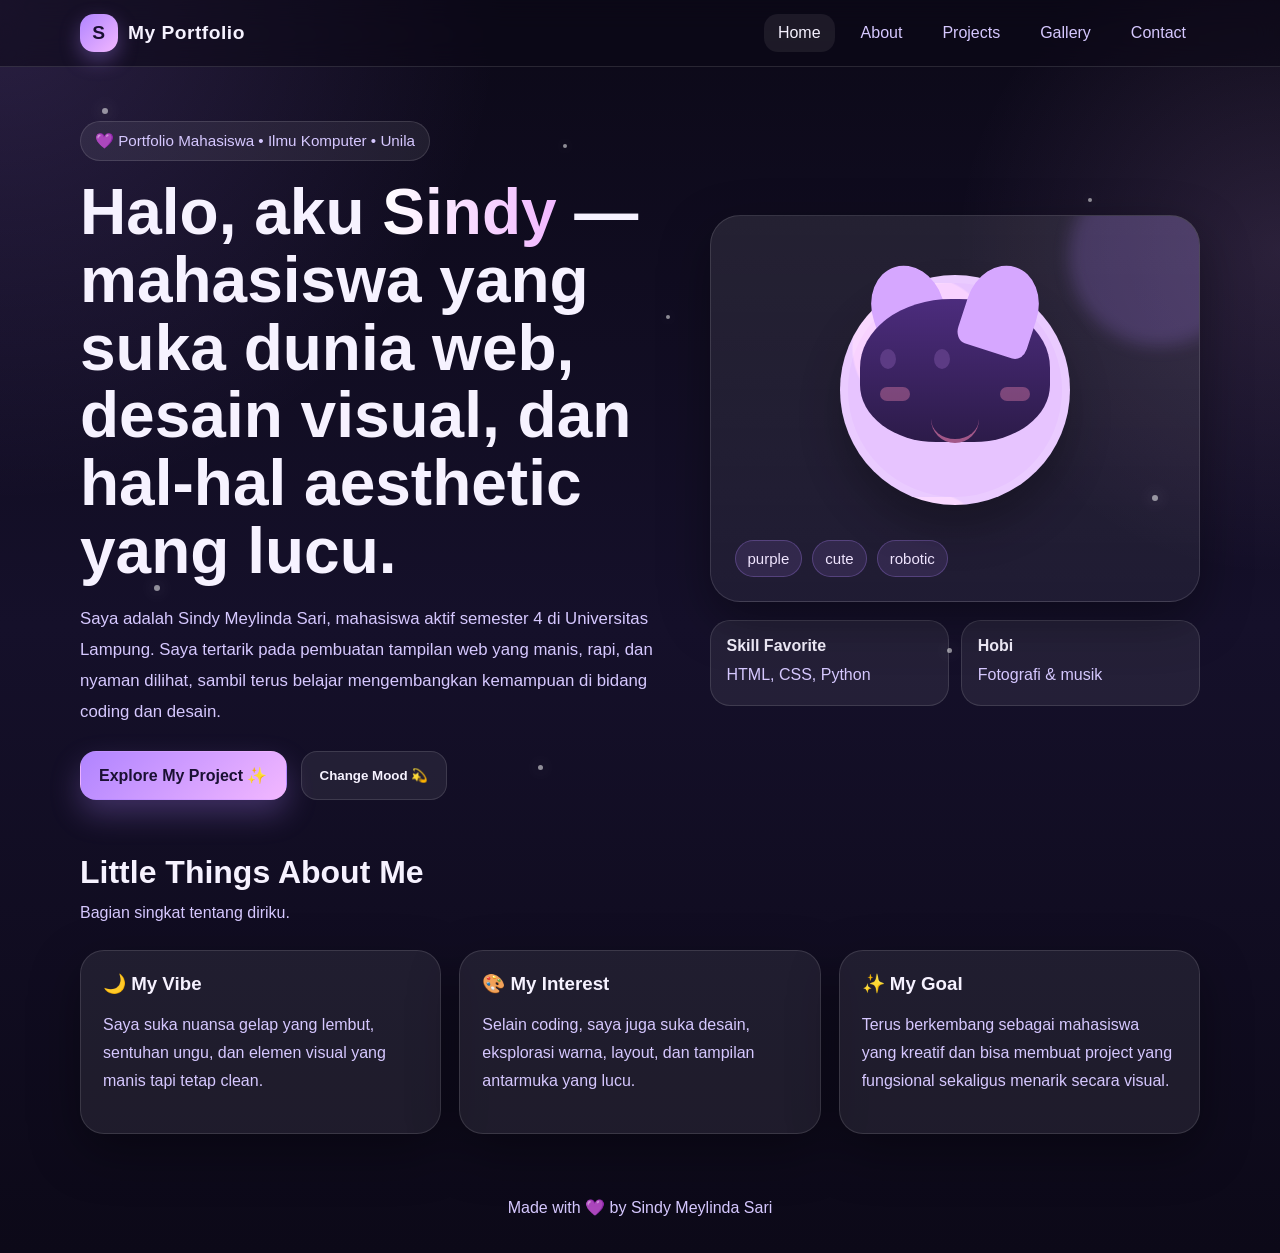
<file: index.html>
<!DOCTYPE html>
<html lang="id">
<head>
  <meta charset="UTF-8">
  <meta name="viewport" content="width=device-width, initial-scale=1.0">
  <title>Sindy Meylinda Sari | Portfolio</title>
  <link rel="stylesheet" href="style.css">
</head>
<body>

<div class="stars">
  <span style="top:12%;left:8%"></span>
  <span style="top:22%;left:85%;width:4px;height:4px"></span>
  <span style="top:65%;left:12%"></span>
  <span style="top:72%;left:74%;width:5px;height:5px"></span>
  <span style="top:35%;left:52%;width:4px;height:4px"></span>
  <span style="top:85%;left:42%;width:5px;height:5px"></span>
  <span style="top:55%;left:90%"></span>
  <span style="top:16%;left:44%;width:4px;height:4px"></span>
</div>

<nav class="nav">
  <div class="container nav-wrap">
    <a class="brand" href="index.html">
      <span class="brand-badge">S</span>
      <span>My Portfolio</span>
    </a>
    <div class="nav-links" id="navLinks">
      <a href="index.html" class="active">Home</a>
      <a href="about.html" class="">About</a>
      <a href="projects.html" class="">Projects</a>
      <a href="gallery.html" class="">Gallery</a>
      <a href="contact.html" class="">Contact</a>
    </div>
    <button class="menu-btn" onclick="toggleMenu()">☰</button>
  </div>
</nav>


  <main class="container">
    <section class="hero">
      <div class="hero-grid">
        <div class="reveal">
          <span class="kicker">💜 Portfolio Mahasiswa • Ilmu Komputer • Unila</span>
          <h1>Halo, aku <span class="highlight">Sindy</span> — mahasiswa yang suka dunia web, desain visual, dan hal-hal aesthetic yang lucu.</h1>
          <p>
            Saya adalah Sindy Meylinda Sari, mahasiswa aktif semester 4 di Universitas Lampung.
            Saya tertarik pada pembuatan tampilan web yang manis, rapi, dan nyaman dilihat, sambil terus belajar mengembangkan kemampuan di bidang coding dan desain.
          </p>
          <div class="hero-actions">
            <a class="btn btn-primary" href="projects.html">Explore My Project ✨</a>
            <button class="btn btn-ghost" onclick="changeMood()">Change Mood 💫</button>
          </div>
        </div>

        <div class="hero-side reveal">
          <div class="hero-card">
            <div class="chibi">
              <div class="avatar">
                <div class="hair"></div>
                <div class="face">
                  <div>
                    <div class="eyes">
                      <span class="eye"></span>
                      <span class="eye"></span>
                    </div>
                    <div class="blush"><span></span><span></span></div>
                    <div class="smile"></div>
                  </div>
                </div>
              </div>
            </div>
            <div class="tag-row">
              <span class="tag">purple</span>
              <span class="tag">cute</span>
              <span class="tag">robotic</span>
            </div>
          </div>

          <div class="mini-panel">
            <div class="mini-box">
              <strong>Skill Favorite</strong>
              <span class="soft">HTML, CSS, Python</span>
            </div>
            <div class="mini-box">
              <strong>Hobi</strong>
              <span class="soft">Fotografi & musik</span>
            </div>
          </div>
        </div>
      </div>
    </section>

    <section class="section reveal">
      <h2 class="section-title">Little Things About Me</h2>
      <p class="section-sub">Bagian singkat tentang diriku.</p>
      <div class="grid-3">
        <article class="card">
          <h3>🌙 My Vibe</h3>
          <p class="soft">Saya suka nuansa gelap yang lembut, sentuhan ungu, dan elemen visual yang manis tapi tetap clean.</p>
        </article>
        <article class="card">
          <h3>🎨 My Interest</h3>
          <p class="soft">Selain coding, saya juga suka desain, eksplorasi warna, layout, dan tampilan antarmuka yang lucu.</p>
        </article>
        <article class="card">
          <h3>✨ My Goal</h3>
          <p class="soft">Terus berkembang sebagai mahasiswa yang kreatif dan bisa membuat project yang fungsional sekaligus menarik secara visual.</p>
        </article>
      </div>
    </section>
  </main>

  <footer class="footer">Made with 💜 by Sindy Meylinda Sari</footer>
  <script src="script.js"></script>
</body>
</html>
</file>
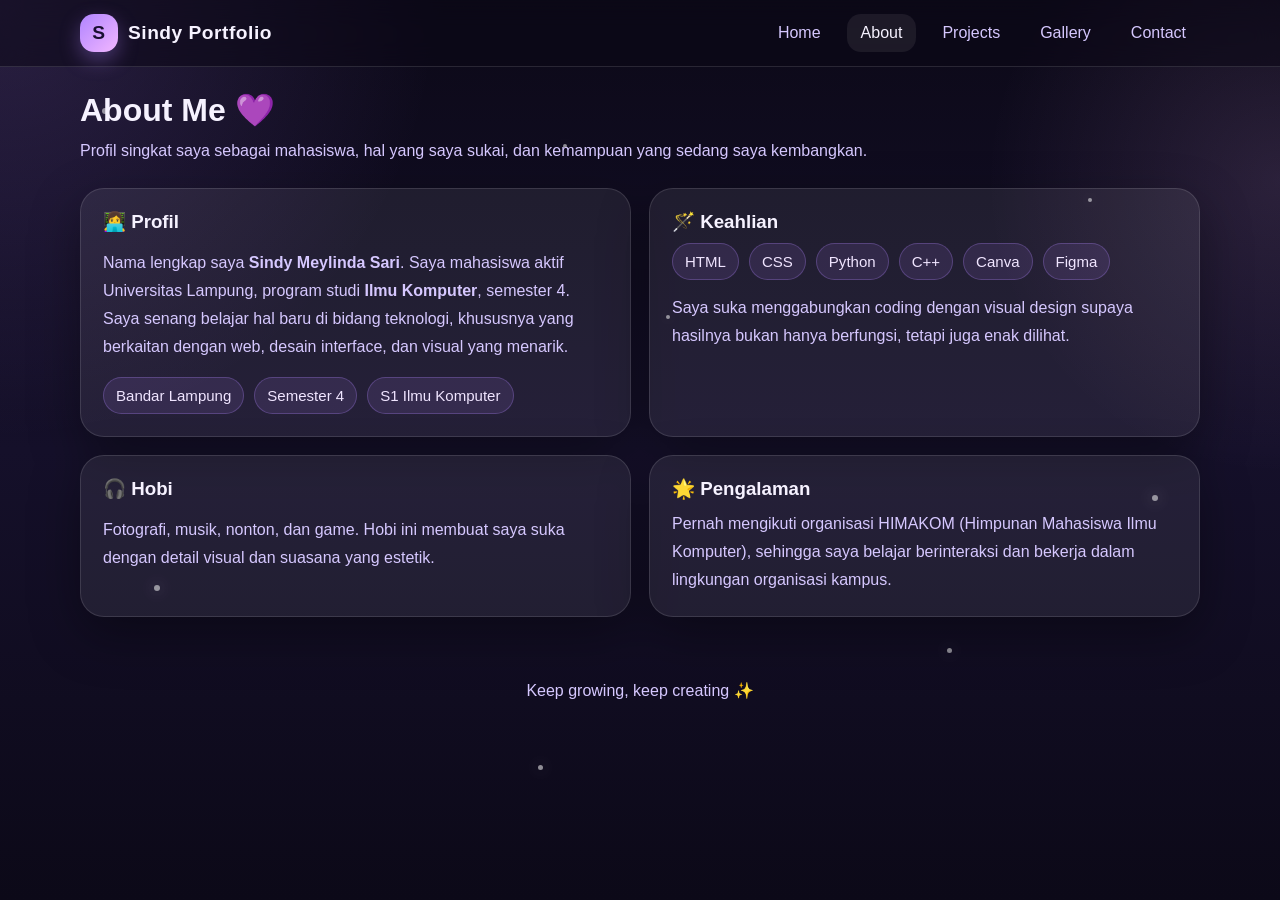
<file: about.html>
<!DOCTYPE html>
<html lang="id">
<head>
  <meta charset="UTF-8">
  <meta name="viewport" content="width=device-width, initial-scale=1.0">
  <title>About | Sindy Portfolio</title>
  <link rel="stylesheet" href="style.css">
</head>
<body>

<div class="stars">
  <span style="top:12%;left:8%"></span>
  <span style="top:22%;left:85%;width:4px;height:4px"></span>
  <span style="top:65%;left:12%"></span>
  <span style="top:72%;left:74%;width:5px;height:5px"></span>
  <span style="top:35%;left:52%;width:4px;height:4px"></span>
  <span style="top:85%;left:42%;width:5px;height:5px"></span>
  <span style="top:55%;left:90%"></span>
  <span style="top:16%;left:44%;width:4px;height:4px"></span>
</div>

<nav class="nav">
  <div class="container nav-wrap">
    <a class="brand" href="index.html">
      <span class="brand-badge">S</span>
      <span>Sindy Portfolio</span>
    </a>
    <div class="nav-links" id="navLinks">
      <a href="index.html" class="">Home</a>
      <a href="about.html" class="active">About</a>
      <a href="projects.html" class="">Projects</a>
      <a href="gallery.html" class="">Gallery</a>
      <a href="contact.html" class="">Contact</a>
    </div>
    <button class="menu-btn" onclick="toggleMenu()">☰</button>
  </div>
</nav>

  <main class="container">
    <section class="section">
      <div class="reveal">
        <h1 class="section-title">About Me 💜</h1>
        <p class="section-sub">Profil singkat saya sebagai mahasiswa, hal yang saya sukai, dan kemampuan yang sedang saya kembangkan.</p>
      </div>
      <div class="grid-2">
        <article class="card reveal">
          <h3>👩‍💻 Profil</h3>
          <p class="soft">
            Nama lengkap saya <strong>Sindy Meylinda Sari</strong>. Saya mahasiswa aktif Universitas Lampung, program studi
            <strong>Ilmu Komputer</strong>, semester 4. Saya senang belajar hal baru di bidang teknologi, khususnya yang berkaitan
            dengan web, desain interface, dan visual yang menarik.
          </p>
          <div class="tag-row" style="margin-top:14px">
            <span class="tag">Bandar Lampung</span>
            <span class="tag">Semester 4</span>
            <span class="tag">S1 Ilmu Komputer</span>
          </div>
        </article>
        <article class="card reveal">
          <h3>🪄 Keahlian</h3>
          <div class="skill-list">
            <span class="tag">HTML</span><span class="tag">CSS</span><span class="tag">Python</span>
            <span class="tag">C++</span><span class="tag">Canva</span><span class="tag">Figma</span>
          </div>
          <p class="soft" style="margin-top:14px">Saya suka menggabungkan coding dengan visual design supaya hasilnya bukan hanya berfungsi, tetapi juga enak dilihat.</p>
        </article>
        <article class="card reveal">
          <h3>🎧 Hobi</h3>
          <p class="soft">Fotografi, musik, nonton, dan game. Hobi ini membuat saya suka dengan detail visual dan suasana yang estetik.</p>
        </article>
        <article class="card reveal">
          <h3>🌟 Pengalaman</h3>
          <div class="soft">Pernah mengikuti organisasi HIMAKOM (Himpunan Mahasiswa Ilmu Komputer), sehingga saya belajar berinteraksi dan bekerja dalam lingkungan organisasi kampus.</div>
        </article>
      </div>
    </section>
  </main>
  <footer class="footer">Keep growing, keep creating ✨</footer>
  <script src="script.js"></script>
</body>
</html>
</file>
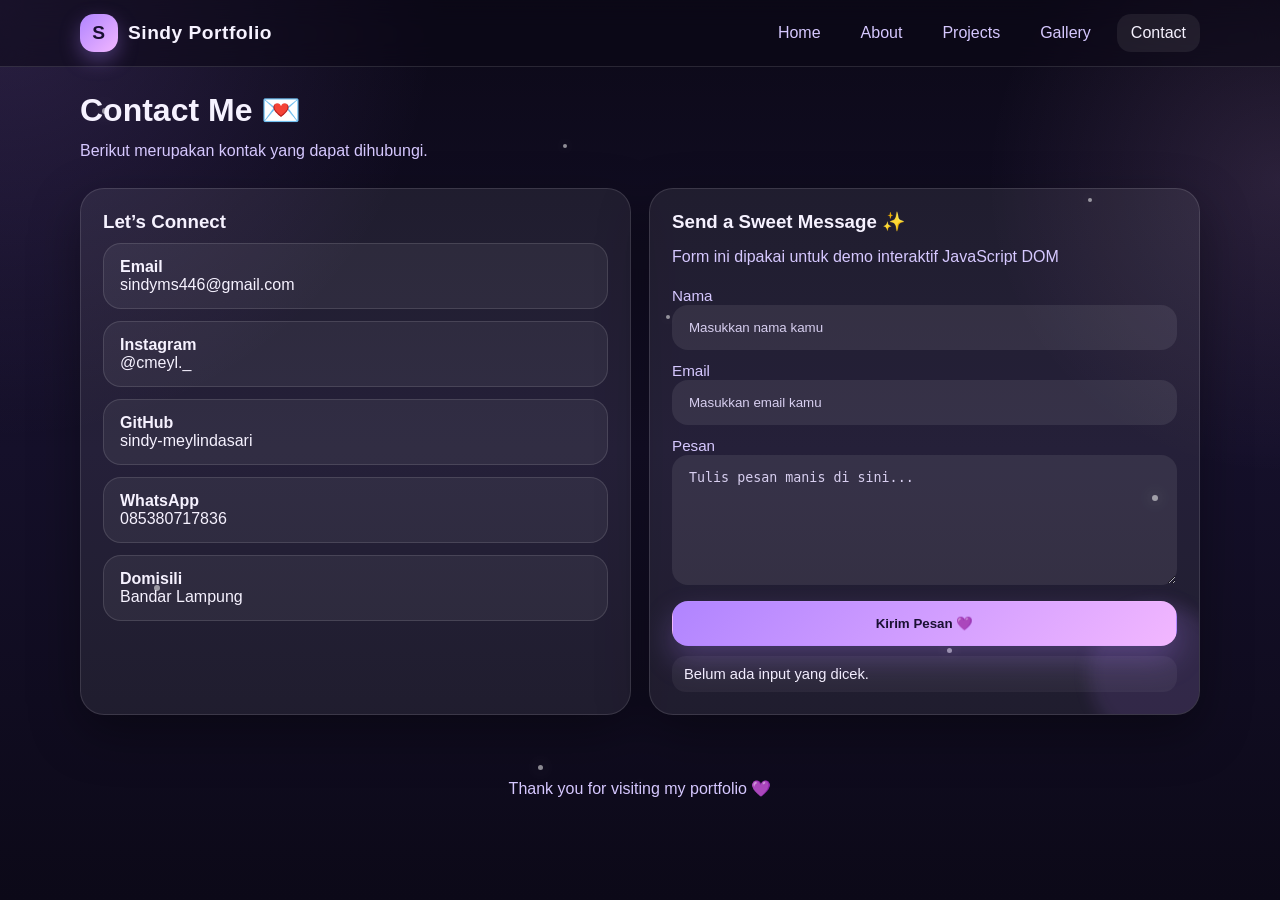
<file: contact.html>
<!DOCTYPE html>
<html lang="id">
<head>
  <meta charset="UTF-8">
  <meta name="viewport" content="width=device-width, initial-scale=1.0">
  <title>Contact | Sindy Portfolio</title>
  <link rel="stylesheet" href="style.css">
</head>
<body>

<div class="stars">
  <span style="top:12%;left:8%"></span>
  <span style="top:22%;left:85%;width:4px;height:4px"></span>
  <span style="top:65%;left:12%"></span>
  <span style="top:72%;left:74%;width:5px;height:5px"></span>
  <span style="top:35%;left:52%;width:4px;height:4px"></span>
  <span style="top:85%;left:42%;width:5px;height:5px"></span>
  <span style="top:55%;left:90%"></span>
  <span style="top:16%;left:44%;width:4px;height:4px"></span>
</div>

<nav class="nav">
  <div class="container nav-wrap">
    <a class="brand" href="index.html">
      <span class="brand-badge">S</span>
      <span>Sindy Portfolio</span>
    </a>
    <div class="nav-links" id="navLinks">
      <a href="index.html" class="">Home</a>
      <a href="about.html" class="">About</a>
      <a href="projects.html" class="">Projects</a>
      <a href="gallery.html" class="">Gallery</a>
      <a href="contact.html" class="active">Contact</a>
    </div>
    <button class="menu-btn" onclick="toggleMenu()">☰</button>
  </div>
</nav>

  <main class="container">
    <section class="section">
      <div class="reveal">
        <h1 class="section-title">Contact Me 💌</h1>
        <p class="section-sub">Berikut merupakan kontak yang dapat dihubungi.</p>
      </div>
      <div class="contact-grid">
        <article class="card reveal">
          <h3>Let’s Connect</h3>
          <div class="info-list">
            <div class="info-item"><strong>Email</strong><br>sindyms446@gmail.com</div>
            <div class="info-item"><strong>Instagram</strong><br>@cmeyl._</div>
            <div class="info-item"><strong>GitHub</strong><br>sindy-meylindasari</div>
            <div class="info-item"><strong>WhatsApp</strong><br>085380717836</div>
            <div class="info-item"><strong>Domisili</strong><br>Bandar Lampung</div>
          </div>
        </article>

        <article class="card form-card reveal">
          <h3>Send a Sweet Message ✨</h3>
          <p class="soft" style="margin-top:0">Form ini dipakai untuk demo interaktif JavaScript DOM</p>
          <form onsubmit="validateForm(event)">
            <div class="form-group">
              <div>
                <label for="name">Nama</label>
                <input id="name" type="text" placeholder="Masukkan nama kamu">
              </div>
              <div>
                <label for="email">Email</label>
                <input id="email" type="email" placeholder="Masukkan email kamu">
              </div>
              <div>
                <label for="message">Pesan</label>
                <textarea id="message" placeholder="Tulis pesan manis di sini..."></textarea>
              </div>
              <button class="btn btn-primary" type="submit">Kirim Pesan 💜</button>
            </div>
            <div class="error" id="formError">Belum ada input yang dicek.</div>
          </form>
        </article>
      </div>
    </section>
  </main>
  <footer class="footer">Thank you for visiting my portfolio 💜</footer>
  <script src="script.js"></script>
</body>
</html>
</file>
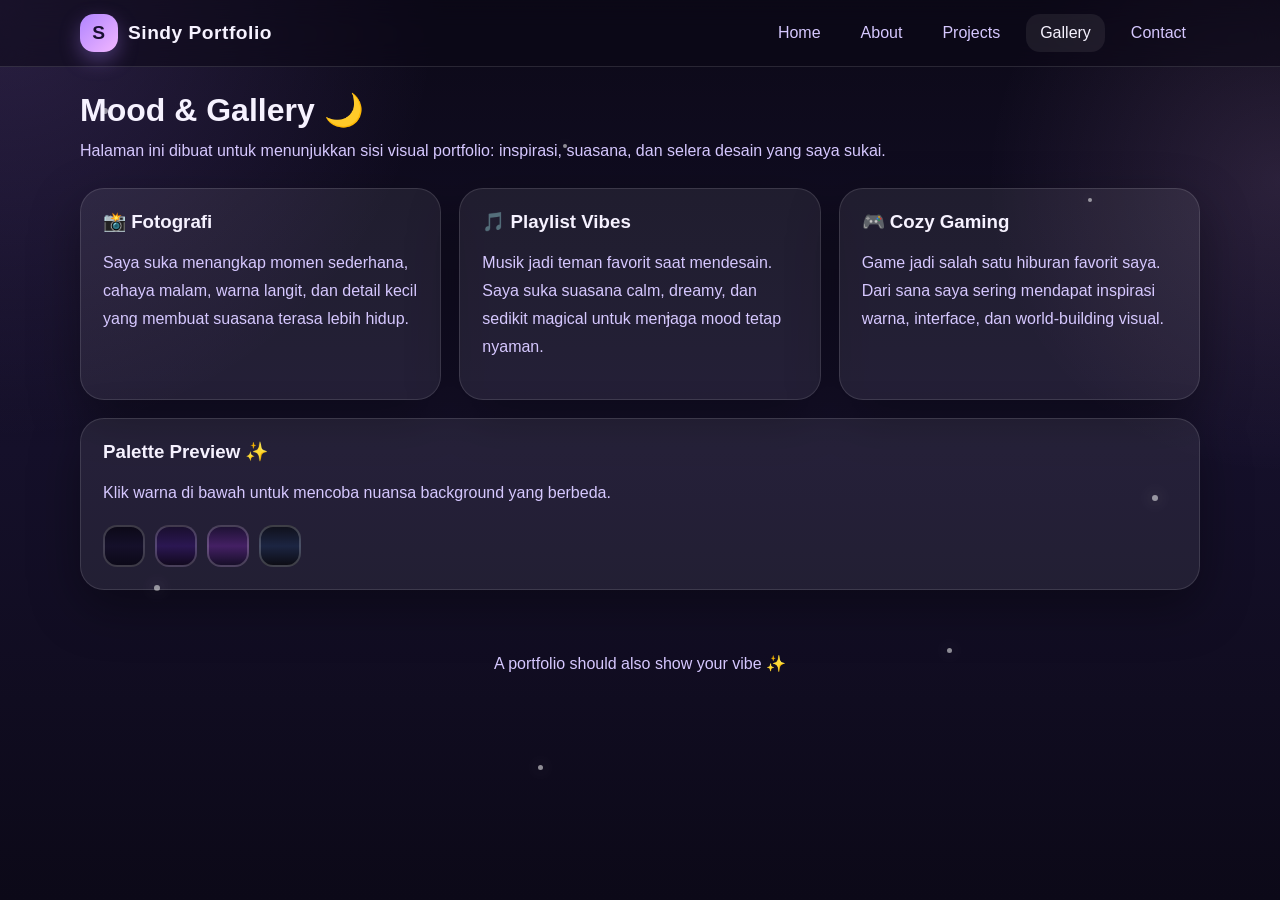
<file: gallery.html>
<!DOCTYPE html>
<html lang="id">
<head>
  <meta charset="UTF-8">
  <meta name="viewport" content="width=device-width, initial-scale=1.0">
  <title>Gallery | Sindy Portfolio</title>
  <link rel="stylesheet" href="style.css">
</head>
<body>

<div class="stars">
  <span style="top:12%;left:8%"></span>
  <span style="top:22%;left:85%;width:4px;height:4px"></span>
  <span style="top:65%;left:12%"></span>
  <span style="top:72%;left:74%;width:5px;height:5px"></span>
  <span style="top:35%;left:52%;width:4px;height:4px"></span>
  <span style="top:85%;left:42%;width:5px;height:5px"></span>
  <span style="top:55%;left:90%"></span>
  <span style="top:16%;left:44%;width:4px;height:4px"></span>
</div>

<nav class="nav">
  <div class="container nav-wrap">
    <a class="brand" href="index.html">
      <span class="brand-badge">S</span>
      <span>Sindy Portfolio</span>
    </a>
    <div class="nav-links" id="navLinks">
      <a href="index.html" class="">Home</a>
      <a href="about.html" class="">About</a>
      <a href="projects.html" class="">Projects</a>
      <a href="gallery.html" class="active">Gallery</a>
      <a href="contact.html" class="">Contact</a>
    </div>
    <button class="menu-btn" onclick="toggleMenu()">☰</button>
  </div>
</nav>

  <main class="container">
    <section class="section">
      <div class="reveal">
        <h1 class="section-title">Mood & Gallery 🌙</h1>
        <p class="section-sub">Halaman ini dibuat untuk menunjukkan sisi visual portfolio: inspirasi, suasana, dan selera desain yang saya sukai.</p>
      </div>
      <div class="grid-3">
        <article class="card reveal"><h3>📸 Fotografi</h3><p class="soft">Saya suka menangkap momen sederhana, cahaya malam, warna langit, dan detail kecil yang membuat suasana terasa lebih hidup.</p></article>
        <article class="card reveal"><h3>🎵 Playlist Vibes</h3><p class="soft">Musik jadi teman favorit saat mendesain. Saya suka suasana calm, dreamy, dan sedikit magical untuk menjaga mood tetap nyaman.</p></article>
        <article class="card reveal"><h3>🎮 Cozy Gaming</h3><p class="soft">Game jadi salah satu hiburan favorit saya. Dari sana saya sering mendapat inspirasi warna, interface, dan world-building visual.</p></article>
      </div>
      <div class="card reveal" style="margin-top:18px">
        <h3>Palette Preview ✨</h3>
        <p class="soft">Klik warna di bawah untuk mencoba nuansa background yang berbeda.</p>
        <div class="palette-box">
          <button class="swatch" style="background:linear-gradient(180deg,#0c0918,#15102a,#0c0918)" onclick="applyPalette('linear-gradient(180deg,#0c0918,#15102a,#0c0918)')"></button>
          <button class="swatch" style="background:linear-gradient(180deg,#1a0f2f,#2b1752,#12091f)" onclick="applyPalette('linear-gradient(180deg,#1a0f2f,#2b1752,#12091f)')"></button>
          <button class="swatch" style="background:linear-gradient(180deg,#1f1235,#442064,#180f2a)" onclick="applyPalette('linear-gradient(180deg,#1f1235,#442064,#180f2a)')"></button>
          <button class="swatch" style="background:linear-gradient(180deg,#10111d,#1c2542,#0d0d15)" onclick="applyPalette('linear-gradient(180deg,#10111d,#1c2542,#0d0d15)')"></button>
        </div>
      </div>
    </section>
  </main>
  <footer class="footer">A portfolio should also show your vibe ✨</footer>
  <script src="script.js"></script>
</body>
</html>
</file>
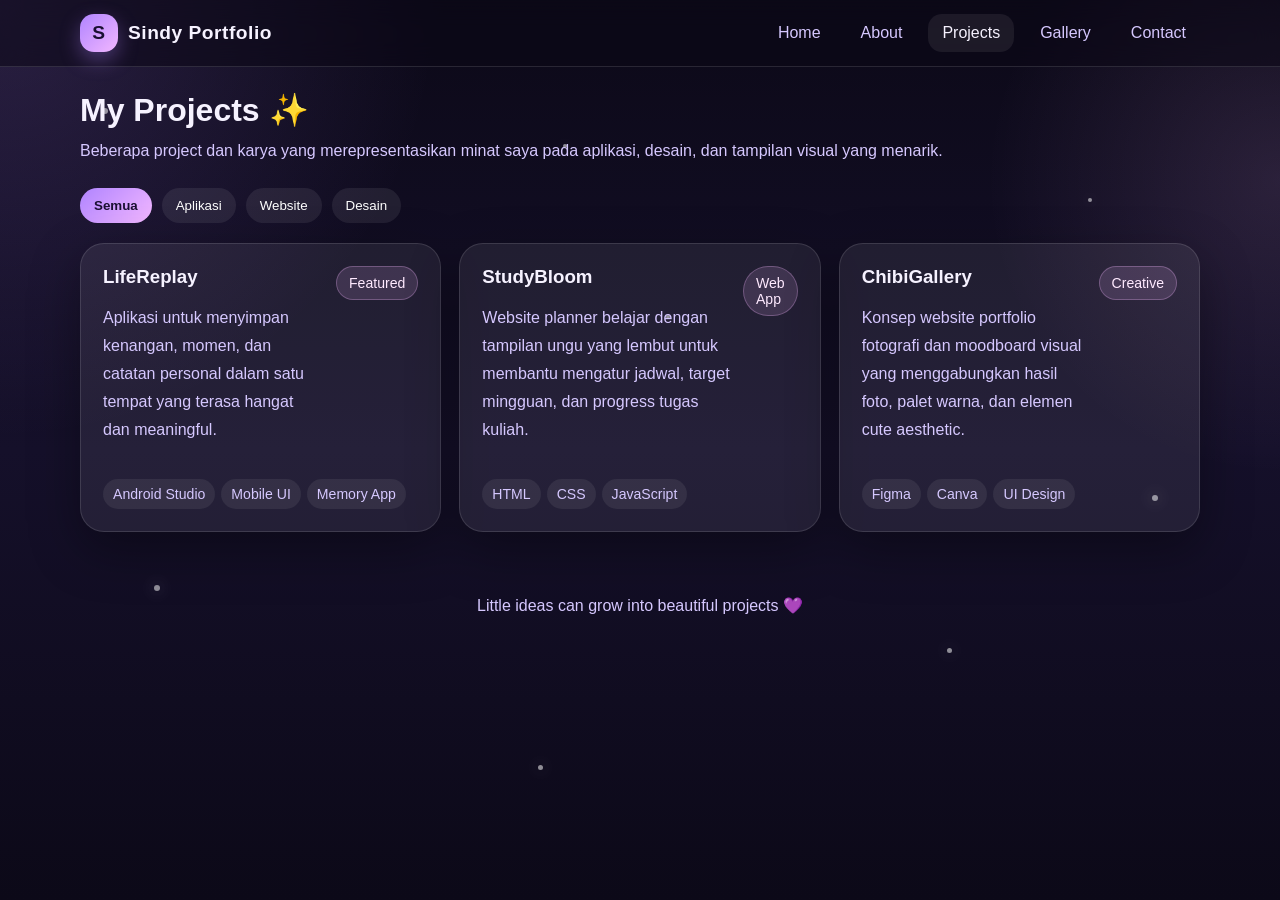
<file: projects.html>
<!DOCTYPE html>
<html lang="id">
<head>
  <meta charset="UTF-8">
  <meta name="viewport" content="width=device-width, initial-scale=1.0">
  <title>Projects | Sindy Portfolio</title>
  <link rel="stylesheet" href="style.css">
  <style>
    .filters{display:flex; gap:10px; flex-wrap:wrap; margin-bottom:20px}
    .filter-btn{padding:10px 14px; border:none; border-radius:999px; cursor:pointer; background:rgba(255,255,255,.08); color:white}
    .filter-btn.active{background:linear-gradient(135deg, #b084ff, #f2b7ff); color:#1a1033; font-weight:700}
  </style>
</head>
<body>

<div class="stars">
  <span style="top:12%;left:8%"></span>
  <span style="top:22%;left:85%;width:4px;height:4px"></span>
  <span style="top:65%;left:12%"></span>
  <span style="top:72%;left:74%;width:5px;height:5px"></span>
  <span style="top:35%;left:52%;width:4px;height:4px"></span>
  <span style="top:85%;left:42%;width:5px;height:5px"></span>
  <span style="top:55%;left:90%"></span>
  <span style="top:16%;left:44%;width:4px;height:4px"></span>
</div>

<nav class="nav">
  <div class="container nav-wrap">
    <a class="brand" href="index.html">
      <span class="brand-badge">S</span>
      <span>Sindy Portfolio</span>
    </a>
    <div class="nav-links" id="navLinks">
      <a href="index.html" class="">Home</a>
      <a href="about.html" class="">About</a>
      <a href="projects.html" class="active">Projects</a>
      <a href="gallery.html" class="">Gallery</a>
      <a href="contact.html" class="">Contact</a>
    </div>
    <button class="menu-btn" onclick="toggleMenu()">☰</button>
  </div>
</nav>

  <main class="container">
    <section class="section">
      <div class="reveal">
        <h1 class="section-title">My Projects ✨</h1>
        <p class="section-sub">Beberapa project dan karya yang merepresentasikan minat saya pada aplikasi, desain, dan tampilan visual yang menarik.</p>
      </div>
      <div class="filters reveal">
        <button class="filter-btn active" data-filter="all" onclick="filterProjects('all')">Semua</button>
        <button class="filter-btn" data-filter="app" onclick="filterProjects('app')">Aplikasi</button>
        <button class="filter-btn" data-filter="web" onclick="filterProjects('web')">Website</button>
        <button class="filter-btn" data-filter="design" onclick="filterProjects('design')">Desain</button>
      </div>
      <div class="grid-3">
        <article class="card project-card reveal" data-type="app">
          <div class="project-top">
            <div><h3>LifeReplay</h3><p class="soft">Aplikasi untuk menyimpan kenangan, momen, dan catatan personal dalam satu tempat yang terasa hangat dan meaningful.</p></div>
            <span class="project-badge">Featured</span>
          </div>
          <div class="project-tools"><span>Android Studio</span><span>Mobile UI</span><span>Memory App</span></div>
        </article>
        <article class="card project-card reveal" data-type="web">
          <div class="project-top">
            <div><h3>StudyBloom</h3><p class="soft">Website planner belajar dengan tampilan ungu yang lembut untuk membantu mengatur jadwal, target mingguan, dan progress tugas kuliah.</p></div>
            <span class="project-badge">Web App</span>
          </div>
          <div class="project-tools"><span>HTML</span><span>CSS</span><span>JavaScript</span></div>
        </article>
        <article class="card project-card reveal" data-type="design">
          <div class="project-top">
            <div><h3>ChibiGallery</h3><p class="soft">Konsep website portfolio fotografi dan moodboard visual yang menggabungkan hasil foto, palet warna, dan elemen cute aesthetic.</p></div>
            <span class="project-badge">Creative</span>
          </div>
          <div class="project-tools"><span>Figma</span><span>Canva</span><span>UI Design</span></div>
        </article>
      </div>
    </section>
  </main>
  <footer class="footer">Little ideas can grow into beautiful projects 💜</footer>
  <script src="script.js"></script>
</body>
</html>
</file>
<file: style.css>
:root{
  --bg:#0f0b1f;
  --bg2:#16112b;
  --panel:rgba(255,255,255,0.07);
  --panel-strong:rgba(255,255,255,0.12);
  --text:#f6f2ff;
  --muted:#d6c8ff;
  --purple:#b084ff;
  --pink:#f2b7ff;
  --line:rgba(255,255,255,0.12);
  --shadow:0 18px 50px rgba(0,0,0,.35);
  --success:#c9ffdd;
  --danger:#ffd6e0;
}

*{box-sizing:border-box;scroll-behavior:smooth}
body{
  margin:0;
  font-family:Arial, Helvetica, sans-serif;
  color:var(--text);
  background:
    radial-gradient(circle at top left, rgba(176,132,255,.18), transparent 28%),
    radial-gradient(circle at right 20%, rgba(242,183,255,.12), transparent 20%),
    linear-gradient(180deg, #0c0918 0%, #15102a 50%, #0c0918 100%);
  min-height:100vh;
}
a{color:inherit;text-decoration:none}
.stars{
  position:fixed; inset:0; pointer-events:none; overflow:hidden; z-index:0;
}
.stars span{
  position:absolute; width:6px; height:6px; border-radius:50%;
  background:rgba(255,255,255,.82);
  box-shadow:0 0 18px rgba(255,255,255,.7);
  animation:float 7s linear infinite;
  opacity:.65;
}
@keyframes float{
  from{transform:translateY(0px); opacity:.3}
  50%{opacity:.95}
  to{transform:translateY(-70px); opacity:.15}
}

.container{width:min(1120px, calc(100% - 32px)); margin:0 auto; position:relative; z-index:1}
.nav{
  position:sticky; top:0; z-index:10;
  backdrop-filter:blur(14px);
  background:rgba(11,8,22,.55);
  border-bottom:1px solid var(--line);
}
.nav-wrap{
  display:flex; justify-content:space-between; align-items:center; padding:14px 0;
}
.brand{
  font-weight:700; font-size:1.2rem; letter-spacing:.5px;
  display:flex; align-items:center; gap:10px;
}
.brand-badge{
  width:38px; height:38px; border-radius:14px;
  background:linear-gradient(135deg, var(--purple), var(--pink));
  display:grid; place-items:center; color:#1a1033; font-weight:900;
  box-shadow:0 8px 20px rgba(176,132,255,.35);
}
.nav-links{display:flex; gap:12px; align-items:center}
.nav-links a{
  padding:10px 14px; border-radius:14px; color:var(--muted); transition:.25s;
}
.nav-links a:hover, .nav-links a.active{
  background:var(--panel); color:var(--text);
}
.menu-btn{
  display:none; border:none; color:white; background:var(--panel);
  border-radius:14px; padding:10px 14px; cursor:pointer;
}

.hero{padding:54px 0 30px}
.hero-grid{
  display:grid; grid-template-columns:1.1fr .9fr; gap:30px; align-items:center;
}
.kicker{
  display:inline-flex; align-items:center; gap:8px;
  background:var(--panel); padding:10px 14px; border-radius:999px;
  color:var(--muted); border:1px solid var(--line); font-size:.95rem;
}
.hero h1{
  font-size:clamp(2.4rem, 5vw, 4.7rem);
  line-height:1.06; margin:18px 0 16px;
}
.highlight{
  background:linear-gradient(90deg, #fff, var(--pink));
  -webkit-background-clip:text; background-clip:text; color:transparent;
}
.hero p{
  color:var(--muted); font-size:1.05rem; line-height:1.85; max-width:640px;
}
.hero-actions{display:flex; gap:14px; margin-top:24px; flex-wrap:wrap}
.btn{
  display:inline-flex; align-items:center; justify-content:center; gap:8px;
  padding:14px 18px; border-radius:16px; font-weight:700; transition:.25s;
  border:1px solid transparent; cursor:pointer;
}
.btn-primary{
  background:linear-gradient(135deg, var(--purple), var(--pink));
  color:#1a1033; box-shadow:0 14px 30px rgba(176,132,255,.28);
}
.btn-primary:hover{transform:translateY(-2px)}
.btn-ghost{
  background:var(--panel); color:var(--text); border-color:var(--line);
}
.btn-ghost:hover{background:var(--panel-strong)}

.hero-side{
  display:grid; gap:18px;
}
.hero-card{
  background:linear-gradient(180deg, rgba(255,255,255,.09), rgba(255,255,255,.05));
  border:1px solid var(--line);
  border-radius:30px; box-shadow:var(--shadow);
  padding:24px; position:relative; overflow:hidden;
}
.hero-card::after{
  content:""; position:absolute; width:180px; height:180px; border-radius:50%;
  right:-50px; top:-50px; background:rgba(176,132,255,.2); filter:blur(8px);
}
.chibi{
  width:100%; min-height:300px; display:grid; place-items:center;
}
.avatar{
  width:230px; height:230px; border-radius:50%;
  background:radial-gradient(circle at 35% 30%, #fce8ff 0 20%, #f8d2ff 21% 34%, #e7c4ff 35% 100%);
  position:relative; box-shadow:0 25px 40px rgba(0,0,0,.25);
  border:8px solid rgba(255,255,255,.12);
}
.avatar::before,.avatar::after{
  content:""; position:absolute; top:-18px; width:72px; height:88px; border-radius:65% 65% 20% 20%;
  background:#d6a7ff;
}
.avatar::before{left:24px; transform:rotate(-18deg)}
.avatar::after{right:24px; transform:rotate(18deg)}
.face{position:absolute; inset:0; display:grid; place-items:center}
.eyes{display:flex; gap:38px; margin-top:12px}
.eye{width:16px; height:20px; background:#5c3b84; border-radius:50%}
.smile{width:48px; height:24px; border-bottom:4px solid #a25788; border-radius:0 0 40px 40px; margin:18px auto 0}
.hair{position:absolute; inset:16px 12px 55px 12px; border-radius:48% 48% 40% 40%; background:linear-gradient(180deg,#4c2c7d,#2c1b49)}
.blush{display:flex; justify-content:space-between; width:150px; margin:18px auto 0}
.blush span{width:30px; height:14px; background:rgba(255,142,183,.35); border-radius:999px}

.mini-panel{
  display:grid; grid-template-columns:repeat(2,1fr); gap:12px;
}
.mini-box{
  background:var(--panel); border:1px solid var(--line); border-radius:20px; padding:16px;
}
.mini-box strong{display:block; margin-bottom:6px}

.section{padding:24px 0 38px}
.section-title{font-size:2rem; margin:0 0 8px}
.section-sub{color:var(--muted); margin:0 0 22px; line-height:1.8}

.grid-3{display:grid; grid-template-columns:repeat(3, 1fr); gap:18px}
.grid-2{display:grid; grid-template-columns:repeat(2, 1fr); gap:18px}

.card{
  background:var(--panel);
  border:1px solid var(--line);
  border-radius:24px; padding:22px;
  box-shadow:var(--shadow); transition:.28s;
}
.card:hover{
  transform:translateY(-5px);
  background:rgba(255,255,255,.10);
}
.card h3{margin:0 0 10px}
.soft{color:var(--muted); line-height:1.75}

.tag-row, .skill-list{display:flex; gap:10px; flex-wrap:wrap}
.tag{
  padding:9px 12px; border-radius:999px; background:rgba(176,132,255,.12);
  border:1px solid rgba(176,132,255,.28); color:#f0e5ff; font-size:.94rem;
}

.project-top{display:flex; justify-content:space-between; gap:12px; align-items:flex-start}
.project-badge{
  padding:8px 12px; border-radius:999px; background:rgba(242,183,255,.14);
  border:1px solid rgba(242,183,255,.28); color:#ffeaff; font-size:.88rem;
}
.project-tools{margin-top:14px}
.project-tools span{
  display:inline-block; padding:7px 10px; margin:5px 6px 0 0;
  border-radius:999px; background:rgba(255,255,255,.07); color:var(--muted);
  font-size:.88rem;
}

.contact-grid{display:grid; grid-template-columns:1fr 1fr; gap:18px}
.info-list{display:grid; gap:12px}
.info-item{
  padding:14px 16px; background:rgba(255,255,255,.06); border:1px solid var(--line);
  border-radius:18px;
}
.form-card{
  position:relative;
  overflow:hidden;
}
.form-card::before{
  content:""; position:absolute; inset:auto -30px -30px auto; width:140px; height:140px;
  background:rgba(176,132,255,.12); border-radius:50%; filter:blur(8px);
}
.form-group{display:grid; gap:12px; position:relative; z-index:1}
label{font-size:.95rem; color:var(--muted)}
input, textarea{
  width:100%; border:none; outline:none; border-radius:16px; padding:14px 16px;
  background:rgba(255,255,255,.08); color:white; border:1px solid transparent;
}
input::placeholder, textarea::placeholder{color:#d8cff0}
input:focus, textarea:focus{border-color:rgba(176,132,255,.45)}
textarea{min-height:130px; resize:vertical}
.error{
  margin-top:10px; min-height:24px; font-size:.92rem;
  padding:10px 12px; border-radius:14px; background:rgba(255,255,255,.05);
}
.success{color:var(--success)}
.danger{color:var(--danger)}

.footer{padding:26px 0 36px; text-align:center; color:var(--muted)}
.reveal{opacity:0; transform:translateY(24px); transition:.7s}
.reveal.active{opacity:1; transform:translateY(0)}
.palette-box{display:flex; gap:10px; margin-top:18px; flex-wrap:wrap}
.swatch{
  width:42px; height:42px; border-radius:14px; border:2px solid rgba(255,255,255,.2); cursor:pointer;
}

@media (max-width: 900px){
  .hero-grid,.grid-3,.grid-2,.contact-grid,.mini-panel{grid-template-columns:1fr}
}
@media (max-width: 720px){
  .nav-wrap{position:relative}
  .menu-btn{display:block}
  .nav-links{
    position:absolute; right:0; top:64px; width:220px; display:none; flex-direction:column;
    background:rgba(12,9,24,.96); border:1px solid var(--line); border-radius:18px; padding:10px;
  }
  .nav-links.show{display:flex}
  .avatar{width:210px; height:210px}
}
</file>
